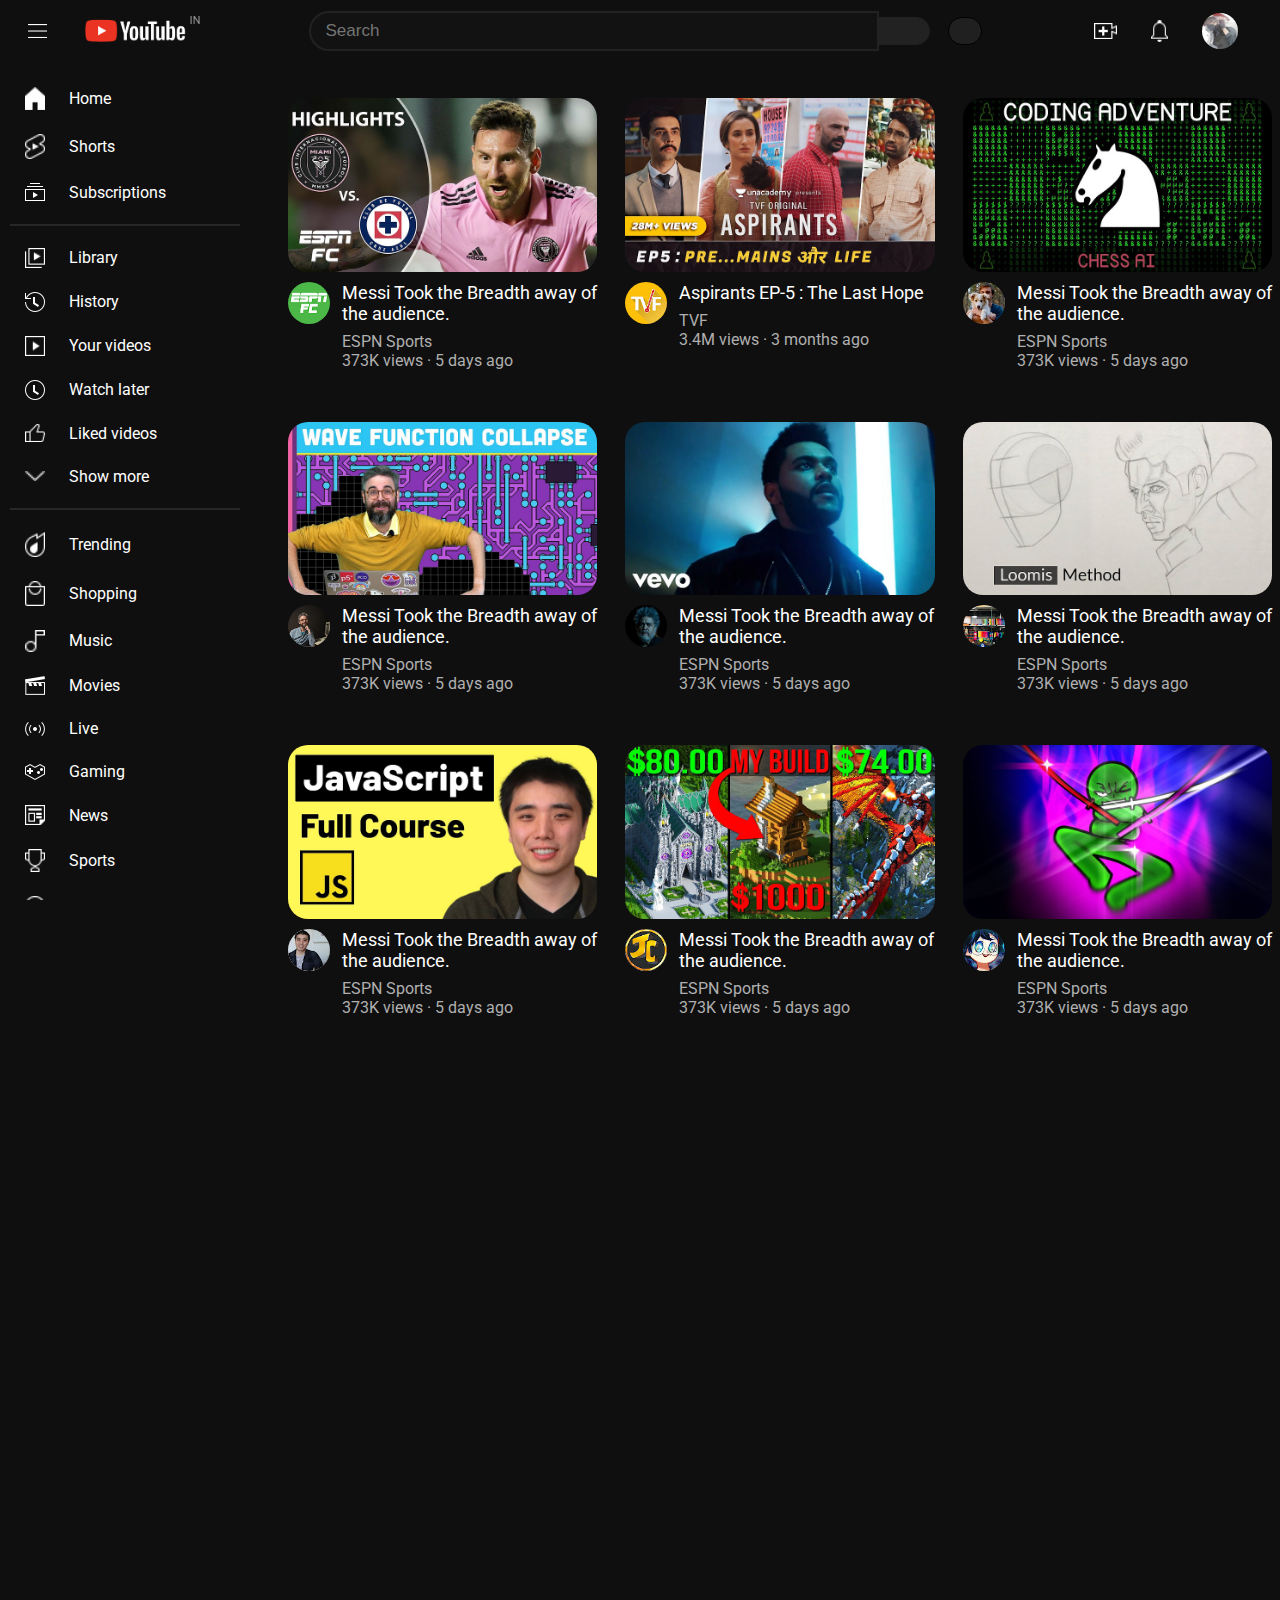
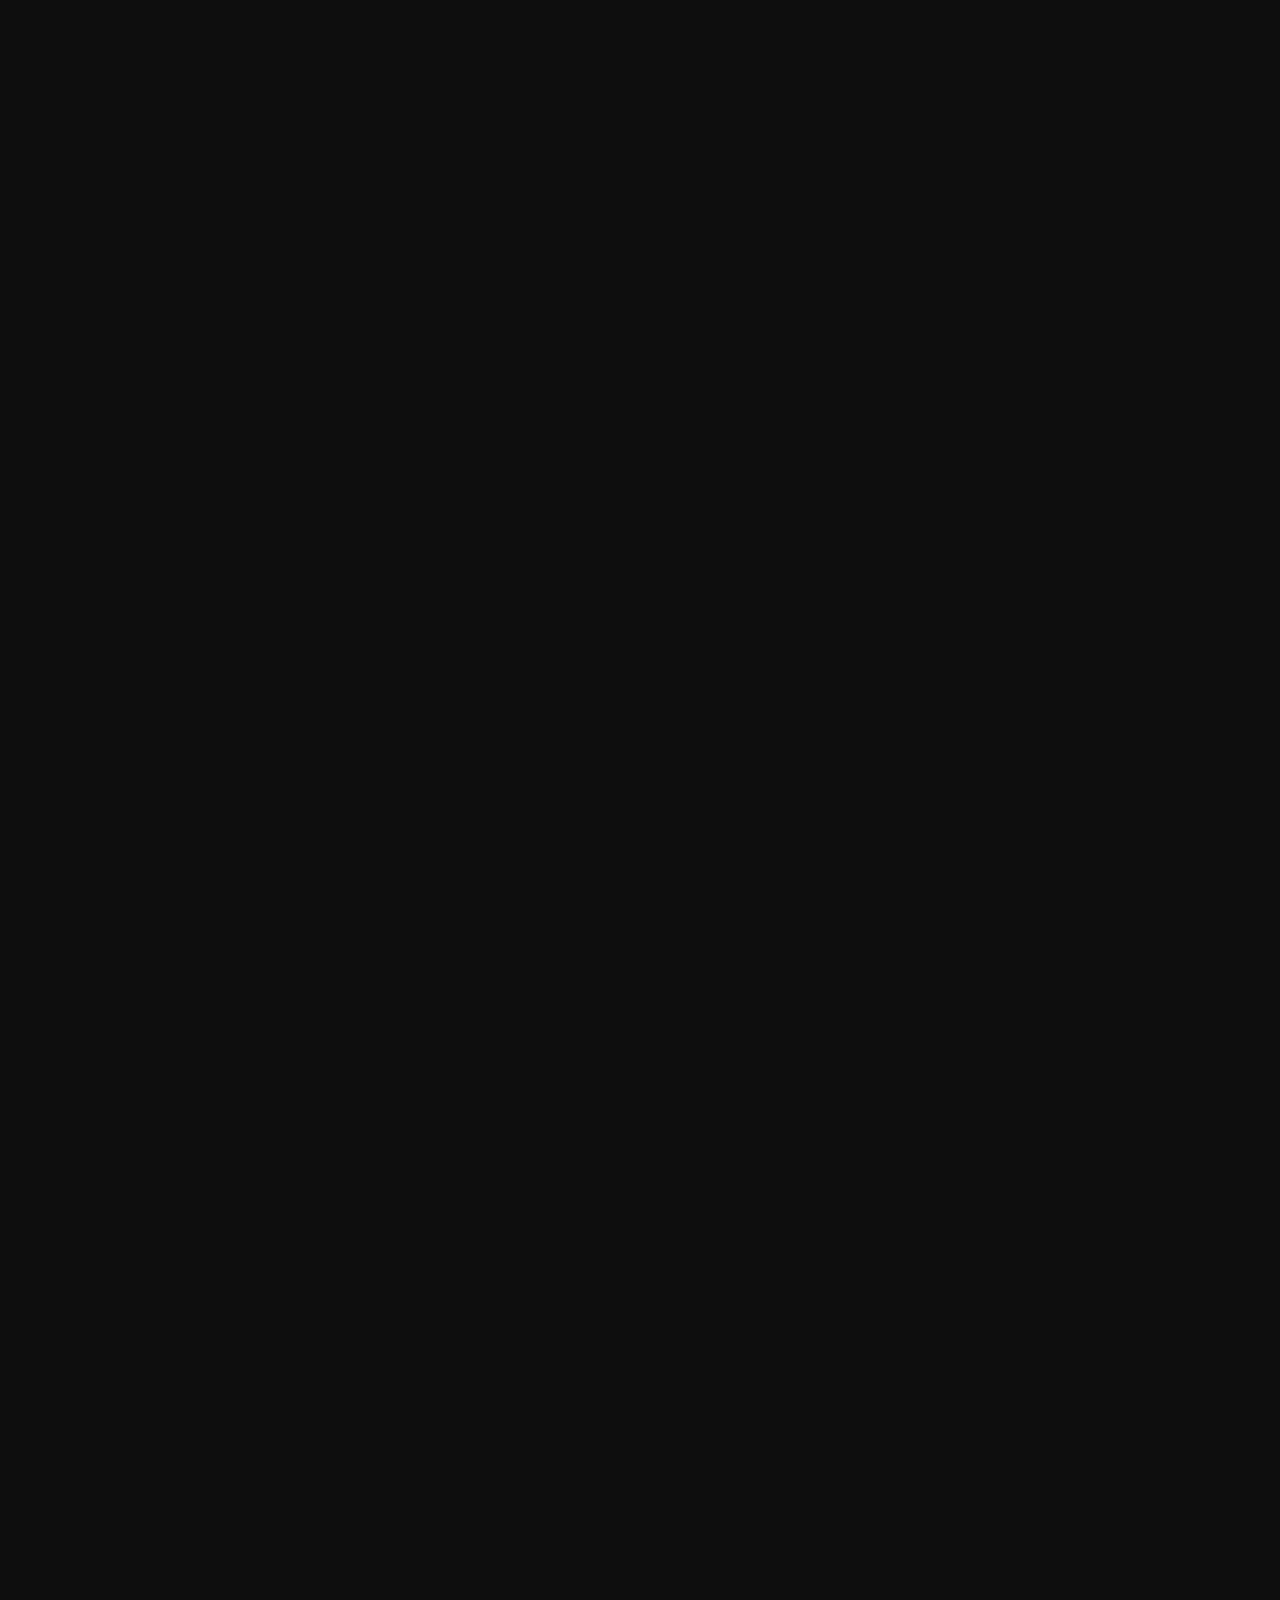
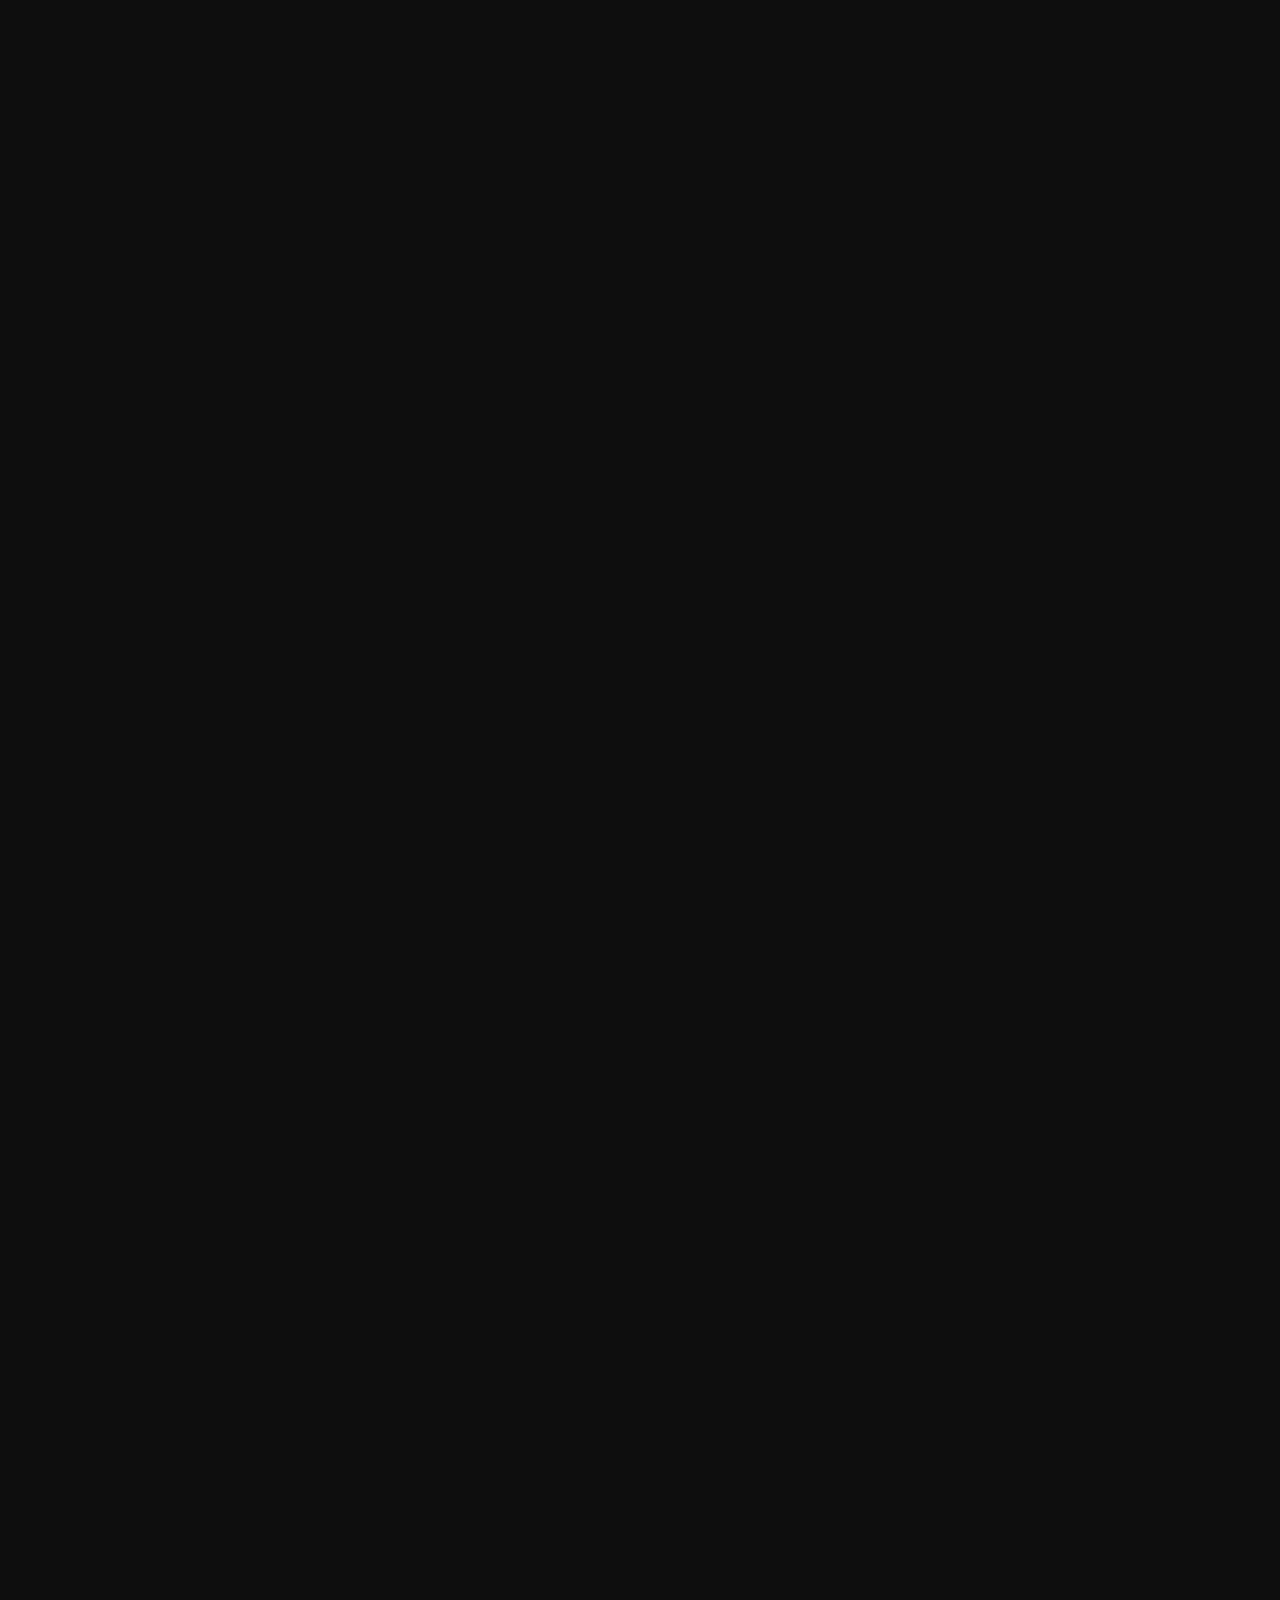
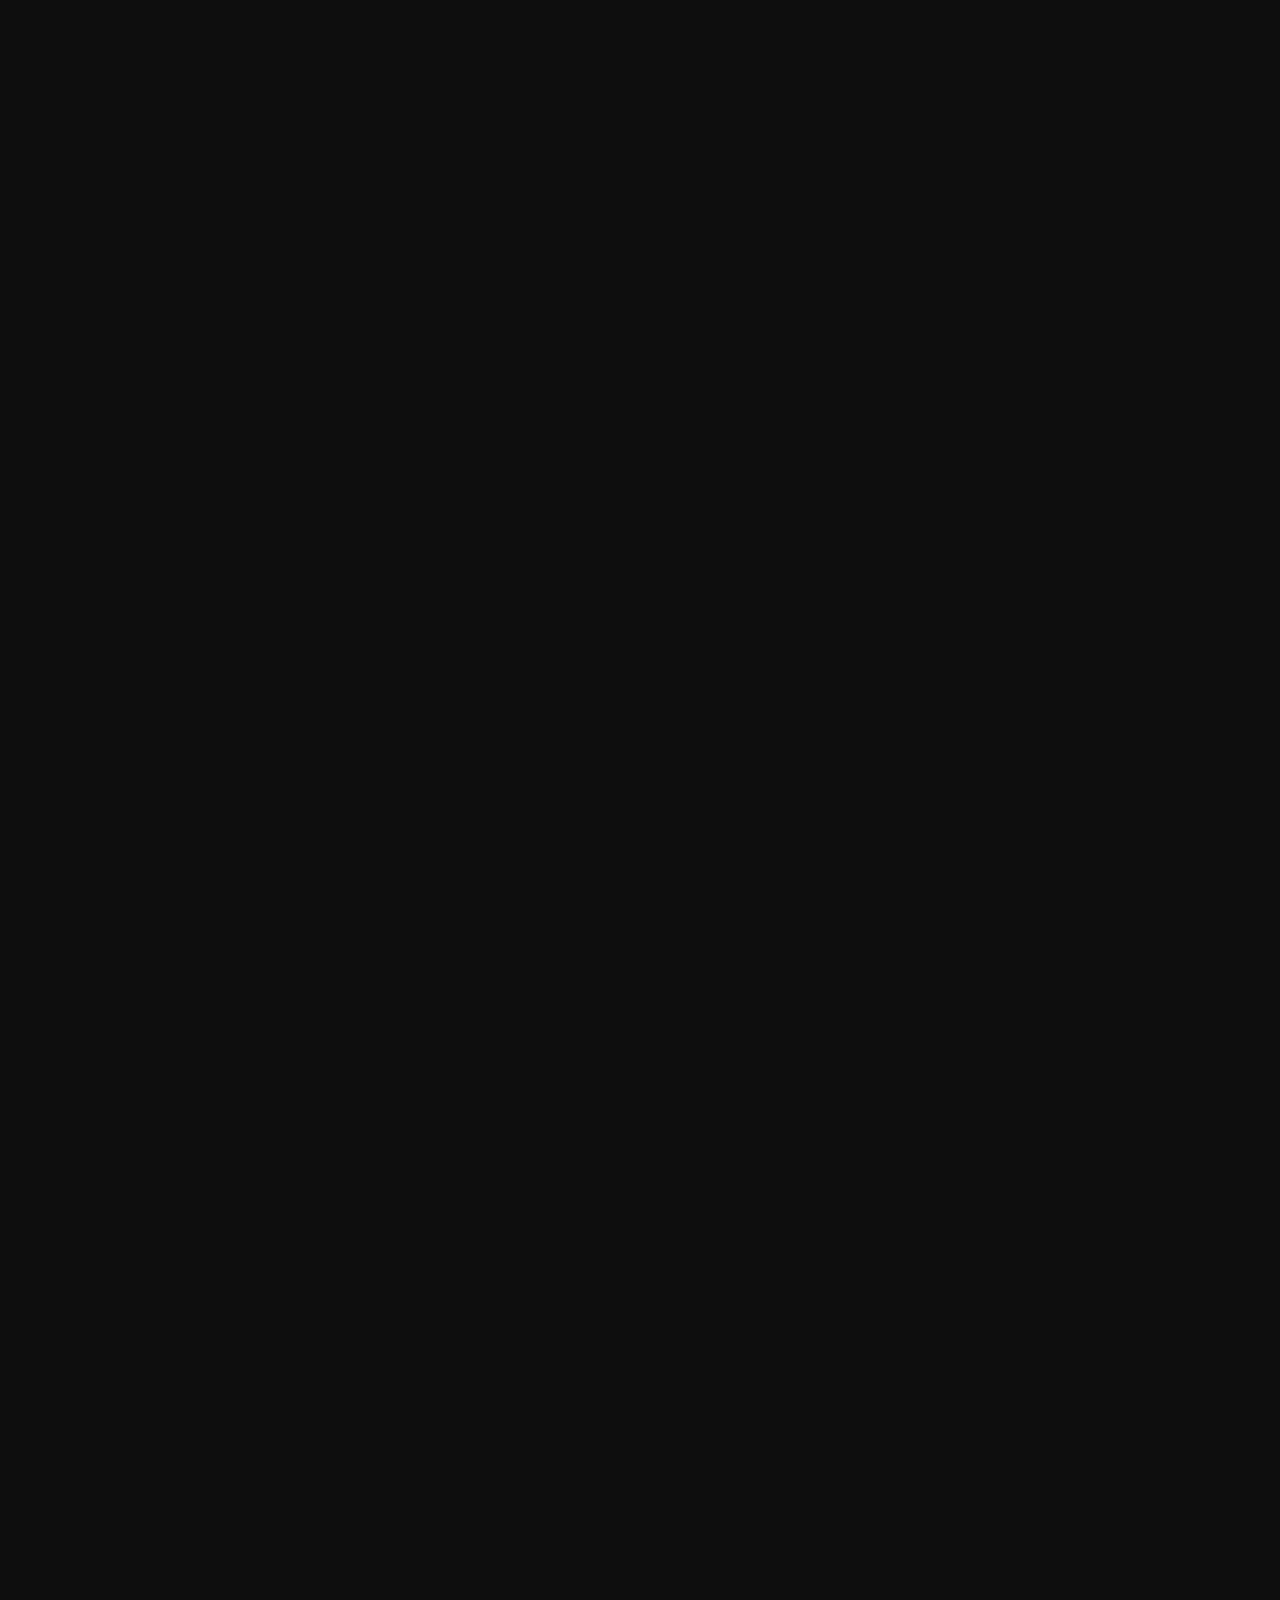
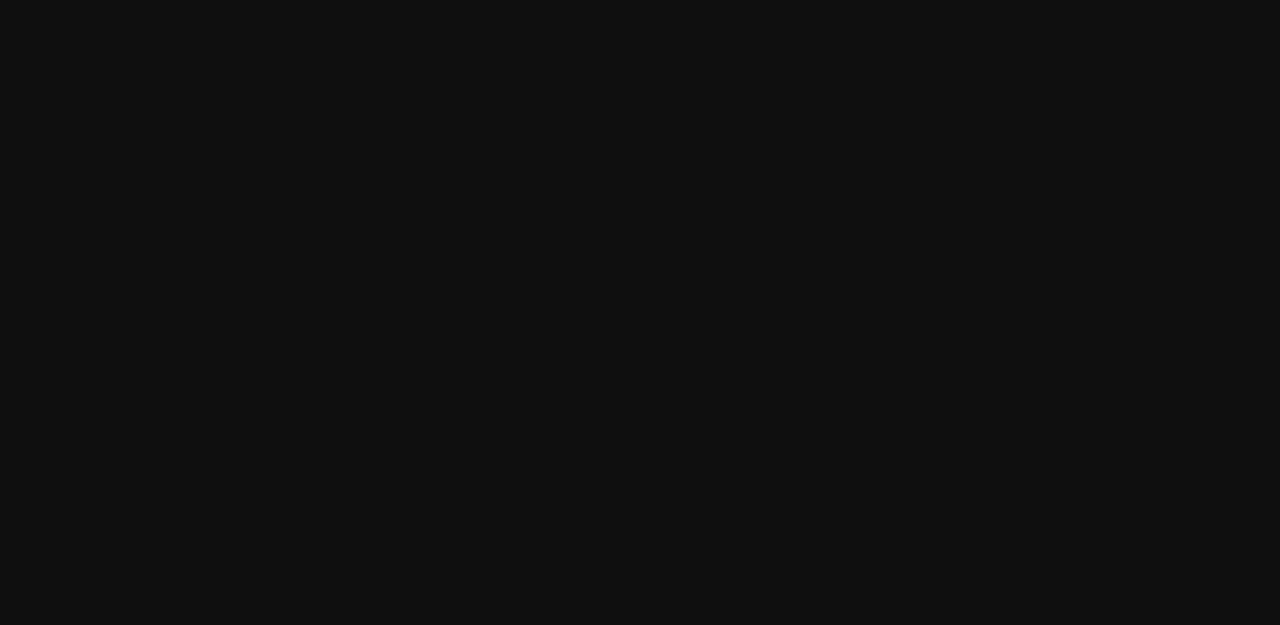
<file: youtube-main-page.html>
<!DOCTYPE html>
<html lang="en">
<head>
  <meta charset="UTF-8">
  <meta name="viewport" content="width=device-width, initial-scale=1.0">
  <link href="https://fonts.googleapis.com/css2?family=Roboto:wght@400;500;700&display=swap" rel="stylesheet">
  <link rel="icon" href="./assets/youtube-icons/youtube-logo.png" height="16px">
  <link rel="stylesheet" href="./css/general.css">
  <link rel="stylesheet" href="./css/navbar.css">
  <link rel="stylesheet" href="./css/sidebar.css">
  <link rel="stylesheet" href="./css/videos.css">
  <title>YouTube</title>
</head>
<body>
  <!-- Navbar -->
  <div class="navbar">
    <div class="left-section">
      <img class="sidebar-icon" src="assets/icons/sidebar.png" alt="sidebar">
      <a href="#">
        <img class="main-logo-image" src="assets/youtube-icons/youtube-logo-text.png" alt="youtube icon">
      </a>
    </div>
    <div class="middle-section">
      <input class="search-bar" type="text" placeholder="Search">
      <img class="search-icon" src="assets/icons/search.png" alt="search button">
      <img class="voice-search-icon" src="assets/icons/voice-search.png" alt="voice search">
    </div>
    <div class="right-section">
      <img class="upload-video-icon" src="./assets/icons/upload-viseo.png">
      <img class="bell-icon" src="/assets/icons/bell-icon.png">
      <img class="current-user-profile" src="assets/profile/mine.jpg">
    </div>
    <div class="demo-darker"></div>
  </div>
  <!-- Sidebar -->
  <div class="sidebar">
    <div>
      <img src="/assets/icons/home.png" class="side-icon">Home
    </div>
    <div>
      <img src="./assets/icons/shorts.png" class="side-icon">Shorts
    </div>
    <div>
      <img src="./assets/icons/subscriptions.png" class="side-icon">Subscriptions
    </div>
    <hr width="230px" color="#272727">
    <div>
    <img src="./assets/icons/library.png" class="side-icon">Library
    </div>
    <div>
      <img src="./assets/icons/history.png" class="side-icon">History
    </div>
    <div>
      <img src="./assets/icons/your-videos.png" class="side-icon">Your videos
    </div>
    <div>
      <img src="./assets/icons/watch-later.png" class="side-icon">Watch later
    </div>
    <div>
      <img src="./assets/icons/liked-videos.png" class="side-icon">Liked videos
    </div>
    <div>
      <img src="./assets/icons/show-more.png" class="side-icon">Show more
    </div>
    <hr width="230px" color="#272727">
    <div>
      <img src="./assets/icons/trending.png" class="side-icon">Trending
    </div>
    <div>
      <img src="./assets/icons/shopping.png" class="side-icon">Shopping
    </div>
    <div>
      <img src="./assets/icons/music.png" class="side-icon">Music
    </div>
    <div>
      <img src="./assets/icons/movies.png" class="side-icon">Movies
    </div>
    <div>
      <img src="./assets/icons/live.png" class="side-icon">Live
    </div>
    <div>
      <img src="./assets/icons/gaming.png" class="side-icon">Gaming
    </div>
    <div>
      <img src="./assets/icons/news.png" class="side-icon">News
    </div>
    <div>
      <img src="./assets/icons/sports.png" class="side-icon">Sports
    </div>
    <div>
      <img src="./assets/icons/learning.png" class="side-icon">Learning
    </div>
    <div>
      <img src="./assets/icons/fashion-and-beauty.png" class="side-icon">Fashion & Beauty
    </div>

    <hr width="230px" color="#272727">

    <p>This is a YouTube clone - made by <a href="https://www.instagram.com/kamal_stark_18/" target="_blank" class="creater-insta">
      <b>Kamalveer Singh</b></a>.</p>
    <p>&copy; 2023 by Start Productions</p>

  </div>
  <main>
    <div class="video-content">

      <!-- Video 1 -->
      <div class="video">
        <div class="thumbnail">
          <img src="/assets/thumbnails/messi-highlights.jpg">
        </div>
        <div class="video-info">
          <img src="/assets/profile/espn-sports.jpg" class="channel-owner-image">
          <div class="video-info-text">
            <p class="video-title">Messi Took the Breadth away of the audience.</p>
            <p class="video-channel">ESPN Sports</p>
            <p class="video-views-date">373K views &#183; 5 days ago</p>
          </div>
        </div>
      </div>

      <!-- Video 2 -->
      <div class="video">
        <div class="thumbnail">
          <img src="/assets/thumbnails/aspirants-ep5.jpg">
        </div>
        <div class="video-info">
          <img src="/assets/profile/tvf.jpg" class="channel-owner-image">
          <div class="video-info-text">
            <p class="video-title">Aspirants EP-5 : The Last Hope</p>
            <p class="video-channel">TVF</p>
            <p class="video-views-date">3.4M views &#183; 3 months ago</p>
          </div>
        </div>
      </div>

      <!-- Video 3 -->
      <div class="video">
        <div class="thumbnail">
          <img src="/assets/thumbnails/sebastian-chess.jpg">
        </div>
        <div class="video-info">
          <img src="/assets/profile/sebastian sir.jpg" class="channel-owner-image">
          <div class="video-info-text">
            <p class="video-title">Messi Took the Breadth away of the audience.</p>
            <p class="video-channel">ESPN Sports</p>
            <p class="video-views-date">373K views &#183; 5 days ago</p>
          </div>
        </div>
      </div>

      <!-- Video 4 -->
      <div class="video">
        <div class="thumbnail">
          <img src="/assets/thumbnails/coding-train.jpg">
        </div>
        <div class="video-info">
          <img src="/assets/profile/channels4_profile.jpg" class="channel-owner-image">
          <div class="video-info-text">
            <p class="video-title">Messi Took the Breadth away of the audience.</p>
            <p class="video-channel">ESPN Sports</p>
            <p class="video-views-date">373K views &#183; 5 days ago</p>
          </div>
        </div>
      </div>

      <!-- Video 5 -->
      <div class="video">
        <div class="thumbnail">
          <img src="/assets/thumbnails/weekend-starboy.jpg">
        </div>
        <div class="video-info">
          <img src="/assets/profile/weekend.jpg" class="channel-owner-image">
          <div class="video-info-text">
            <p class="video-title">Messi Took the Breadth away of the audience.</p>
            <p class="video-channel">ESPN Sports</p>
            <p class="video-views-date">373K views &#183; 5 days ago</p>
          </div>
        </div>
      </div>

      <!-- Video 6 -->
      <div class="video">
        <div class="thumbnail">
          <img src="/assets/thumbnails/drawing-guy.jpg">
        </div>
        <div class="video-info">
          <img src="/assets/profile/drawing guy.jpg" class="channel-owner-image">
          <div class="video-info-text">
            <p class="video-title">Messi Took the Breadth away of the audience.</p>
            <p class="video-channel">ESPN Sports</p>
            <p class="video-views-date">373K views &#183; 5 days ago</p>
          </div>
        </div>
      </div>

      <!-- Video 7 -->
      <div class="video">
        <div class="thumbnail">
          <img src="/assets/thumbnails/javascript-tutorial.jpg">
        </div>
        <div class="video-info">
          <img src="/assets/profile/super-simple-dev.jpg" class="channel-owner-image">
          <div class="video-info-text">
            <p class="video-title">Messi Took the Breadth away of the audience.</p>
            <p class="video-channel">ESPN Sports</p>
            <p class="video-views-date">373K views &#183; 5 days ago</p>
          </div>
        </div>
      </div>

      <!-- Video 8 -->
      <div class="video">
        <div class="thumbnail">
          <img src="/assets/thumbnails/minecraft-build.jpg">
        </div>
        <div class="video-info">
          <img src="/assets/profile/minecraft.jpg" class="channel-owner-image">
          <div class="video-info-text">
            <p class="video-title">Messi Took the Breadth away of the audience.</p>
            <p class="video-channel">ESPN Sports</p>
            <p class="video-views-date">373K views &#183; 5 days ago</p>
          </div>
        </div>
      </div>

      <!-- Video 9 -->
      <div class="video">
        <div class="thumbnail">
          <img src="/assets/thumbnails/zoro-skills-all.jpg">
        </div>
        <div class="video-info">
          <img src="/assets/profile/jvrShow.jpg" class="channel-owner-image">
          <div class="video-info-text">
            <p class="video-title">Messi Took the Breadth away of the audience.</p>
            <p class="video-channel">ESPN Sports</p>
            <p class="video-views-date">373K views &#183; 5 days ago</p>
          </div>
        </div>
      </div>

    </div>
  </main>
</body>
</html>
</file>
<file: css/general.css>
body{
  margin: 0;
  padding-top: 90px;
  padding-left: 280px;
  background-color: #0f0f0f;
  margin-bottom: 6000px;
  font-family: Roboto, Arial;
  color: #ffffff;
}

a {
  text-decoration: none;
}

.creater-insta {
  text-decoration: none;
  color: #ffffff;
}

::-webkit-scrollbar {
  width: 10px; /* Width of the scrollbar */
}

::-webkit-scrollbar-track {
  background: #0f0f0f; /* Background color of the track */
}

::-webkit-scrollbar-thumb {
  background: #717171;
  border-radius: 50px;
  max-height: 20px;
}
</file>
<file: css/navbar.css>
.navbar {
  background-color: #0f0f0f;
  display: flex;
  flex-direction: row;
  justify-content: space-between;
  align-items: center;
  position: fixed;
  top: 0;
  right: 0;
  left: 0;
  height: 62px;
}

.demo-darker {
  position: fixed;
  top: 62px;
  left: inherit;
  right: 0;
  height: 16px;
  background-color: #0f0f0f;
}

.left-section {
  height: 60px;
  width: 200px;
  display: flex;
  align-items: center;
  justify-content: space-between;
}

.middle-section {
  height: 40px;
  flex: 1;
  display: flex;
  align-items: center;
  justify-content: center;
  min-width: 0;
  margin-right: 35px;
  margin-left: 45px;
  /* margin-top: 3px; */
}

.right-section {
  width: 200px;
  display: flex;
  align-items: center;
  justify-content: space-between;
}

.sidebar-icon {
  margin-left: 28px;
  margin-right: 0;
  height: 14px;
  cursor: pointer;
}

.main-logo-image {
  height: 26px;
  margin-left: 0px;
  cursor: pointer;
}

.search-bar {
  height: 40px;
  flex: 1;
  border: 2px solid #222222;
  max-width: 570px;
  border-top-left-radius: 22px;
  border-bottom-left-radius: 22px;
  padding-left: 15px;
  justify-content: center;
  background-color: #121212;
  color: #ffffff;
  z-index: 100;
  font-size: 16px;
}

.search-bar::placeholder {
  padding-top: 5px;
  font-size: 17px;
  font-weight: 500;
}

.search-icon {
  height: 19px;
  margin-left: -1px;
  padding: 13px 25px;
  border: 1px solid #222222;
  border-top-right-radius: 30px;
  border-bottom-right-radius: 30px;
  background-color: #222222;
  cursor: pointer;
}

.voice-search-icon {
  height: 20px;
  margin-left: 18px;
  border: 1px solid black;
  border-radius: 50px;
  padding: 13px 16px;
  background-color: #202020;
  cursor: pointer;
}

.upload-video-icon {
  margin-left: 14px;
  height: 16px;
  cursor: pointer;
}

.bell-icon {
  height: 22px;
  cursor: pointer;
}

.current-user-profile {
  height: 36px;
  border-radius: 18px;
  margin-right: 42px;
  cursor: pointer;
}
</file>
<file: css/sidebar.css>
.sidebar {
    z-index: 100;
    background-color: #0f0f0f;
    position: fixed;
    bottom: 0;
    left: 0;
    top: 60px;
    width: 245px;
    display: flex;
    flex-direction: column;
    align-items: left;
    padding-left: 10px;
    padding-top: 15px;
    overflow: hidden;
    /* overflow-y: scroll; */
}

.sidebar:hover{
    overflow-y: scroll;
}


.sidebar div {
    padding-left: 15px;
    padding-top: 12px;
    padding-bottom: 12px;
    cursor: pointer;
    display: flex;
    align-items: center;
    margin-right: 10px;
}

.sidebar div:hover {
    background-color: rgb(65, 61, 61);
    border-radius: 10px;
}

.sidebar div img {
    margin-right: 24px;
}

.sidebar hr {
    margin: 10px 0;
}

.side-icon {
    width: 20px;
}

.side-icon{
    fill: #ff0000;
}
</file>
<file: css/videos.css>
/* Global reset */
*,
*::before,
*::after {
  box-sizing: border-box;
}

/* Grid container */
.video-content {
  display: grid;
  gap: 12px;
  row-gap: 36px;
  grid-template-columns: repeat(3, 1fr);
  z-index: 10;
}

/* Responsive grid */
@media screen and (max-width: 1200px) {
  .video-content {
    grid-template-columns: repeat(2, 1fr);
  }
}

/* Video card */
.video {
  display: flex;
  flex-direction: column;
  align-items: center;
  width: 100%;
  padding: 8px;
  border-radius: 1rem;
  transition: background-color 0.25s ease-in;
}

.video:hover {
  background-color: #222;
}

.video a {
  text-decoration: none;
  color: inherit;
}

.video p {
  margin: 0;
}

/* Thumbnail wrapper */
.thumbnail {
  width: 100%;
}

/* Thumbnail image (FIXED) */
.thumbnail img {
  width: 100%;
  max-width: 100%;
  height: auto;
  border-radius: 20px;
  margin-bottom: 10px;
  cursor: pointer;
  display: block;
}

/* Video info section */
.video-info {
  display: flex;
  width: 100%;
}

/* Text styles */
.video-title {
  font-size: 18px;
  padding-bottom: 8px;
  cursor: pointer;
}

.video-channel,
.video-views-date {
  font-size: 16px;
  color: rgb(176, 176, 176);
  cursor: pointer;
}

/* Channel image */
.channel-owner-image {
  height: 42px;
  width: 42px;
  border-radius: 50%;
  margin-right: 12px;
  cursor: pointer;
}
</file>
